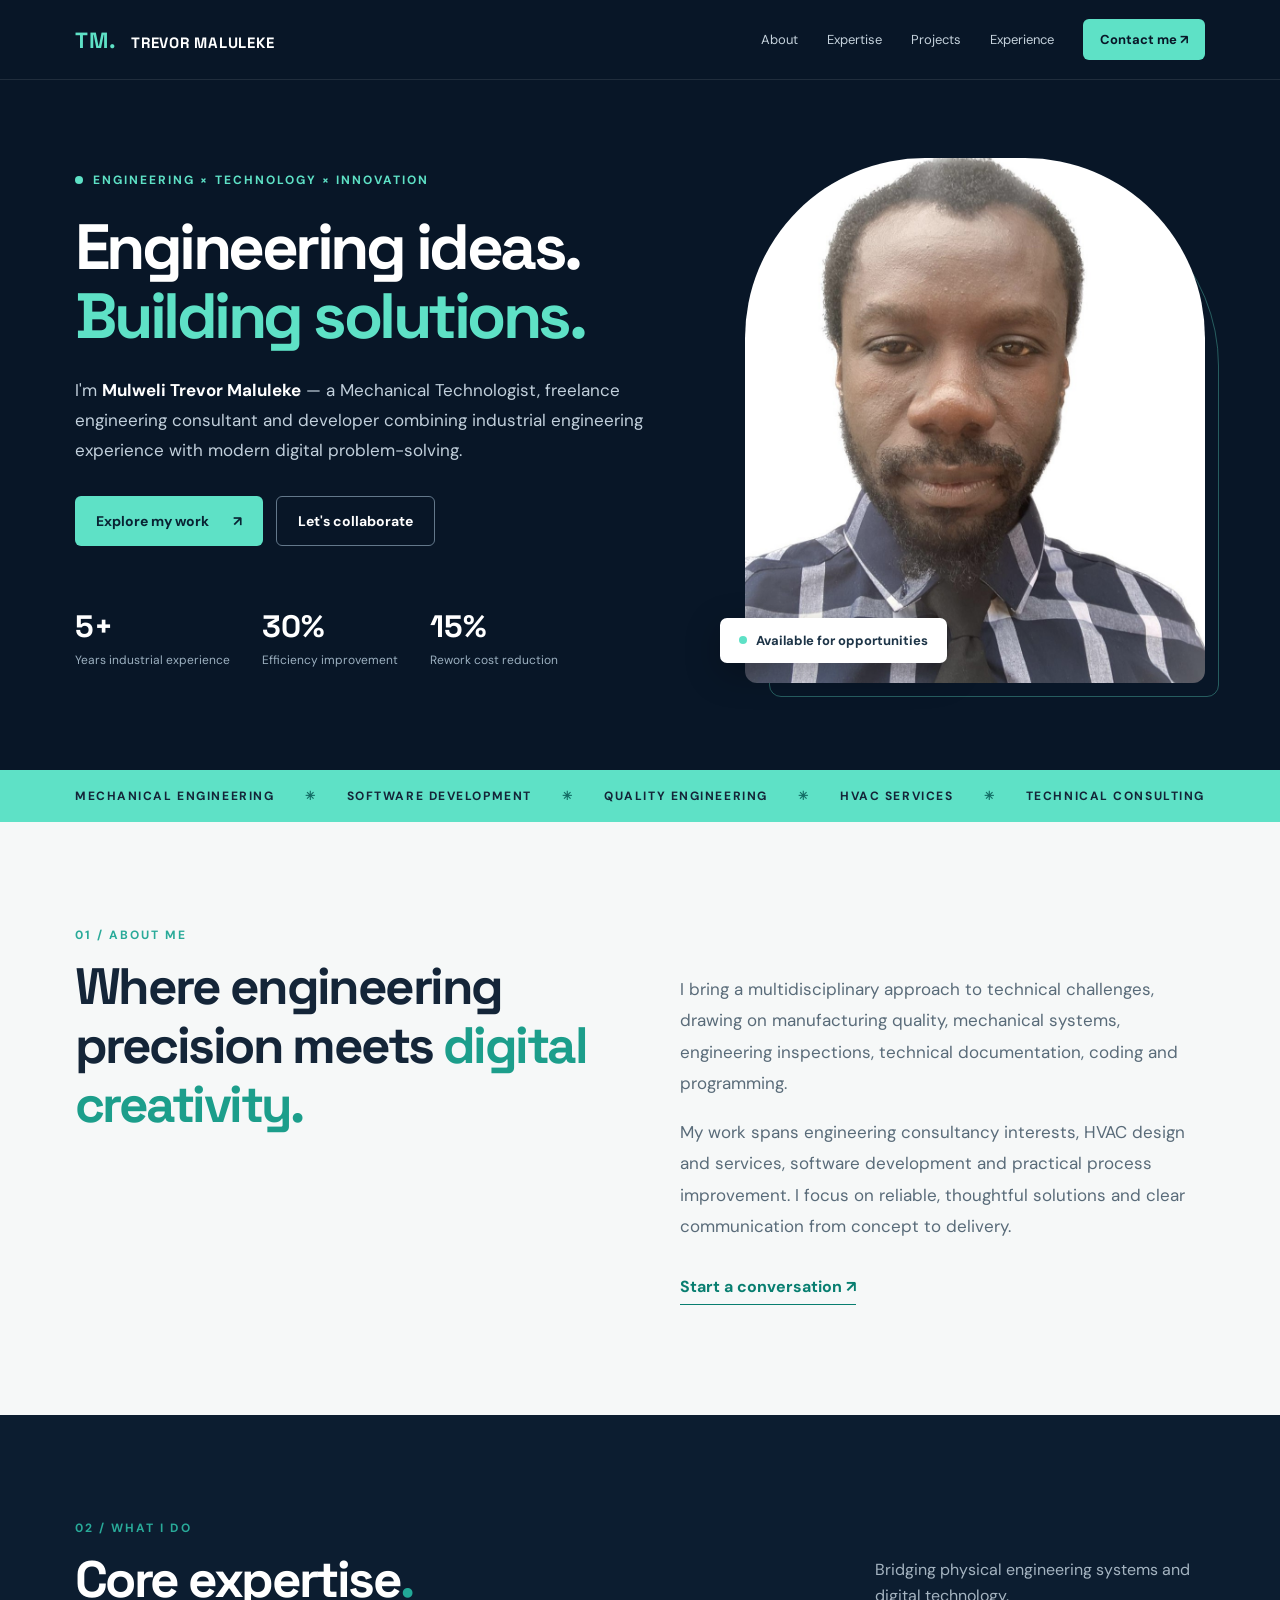
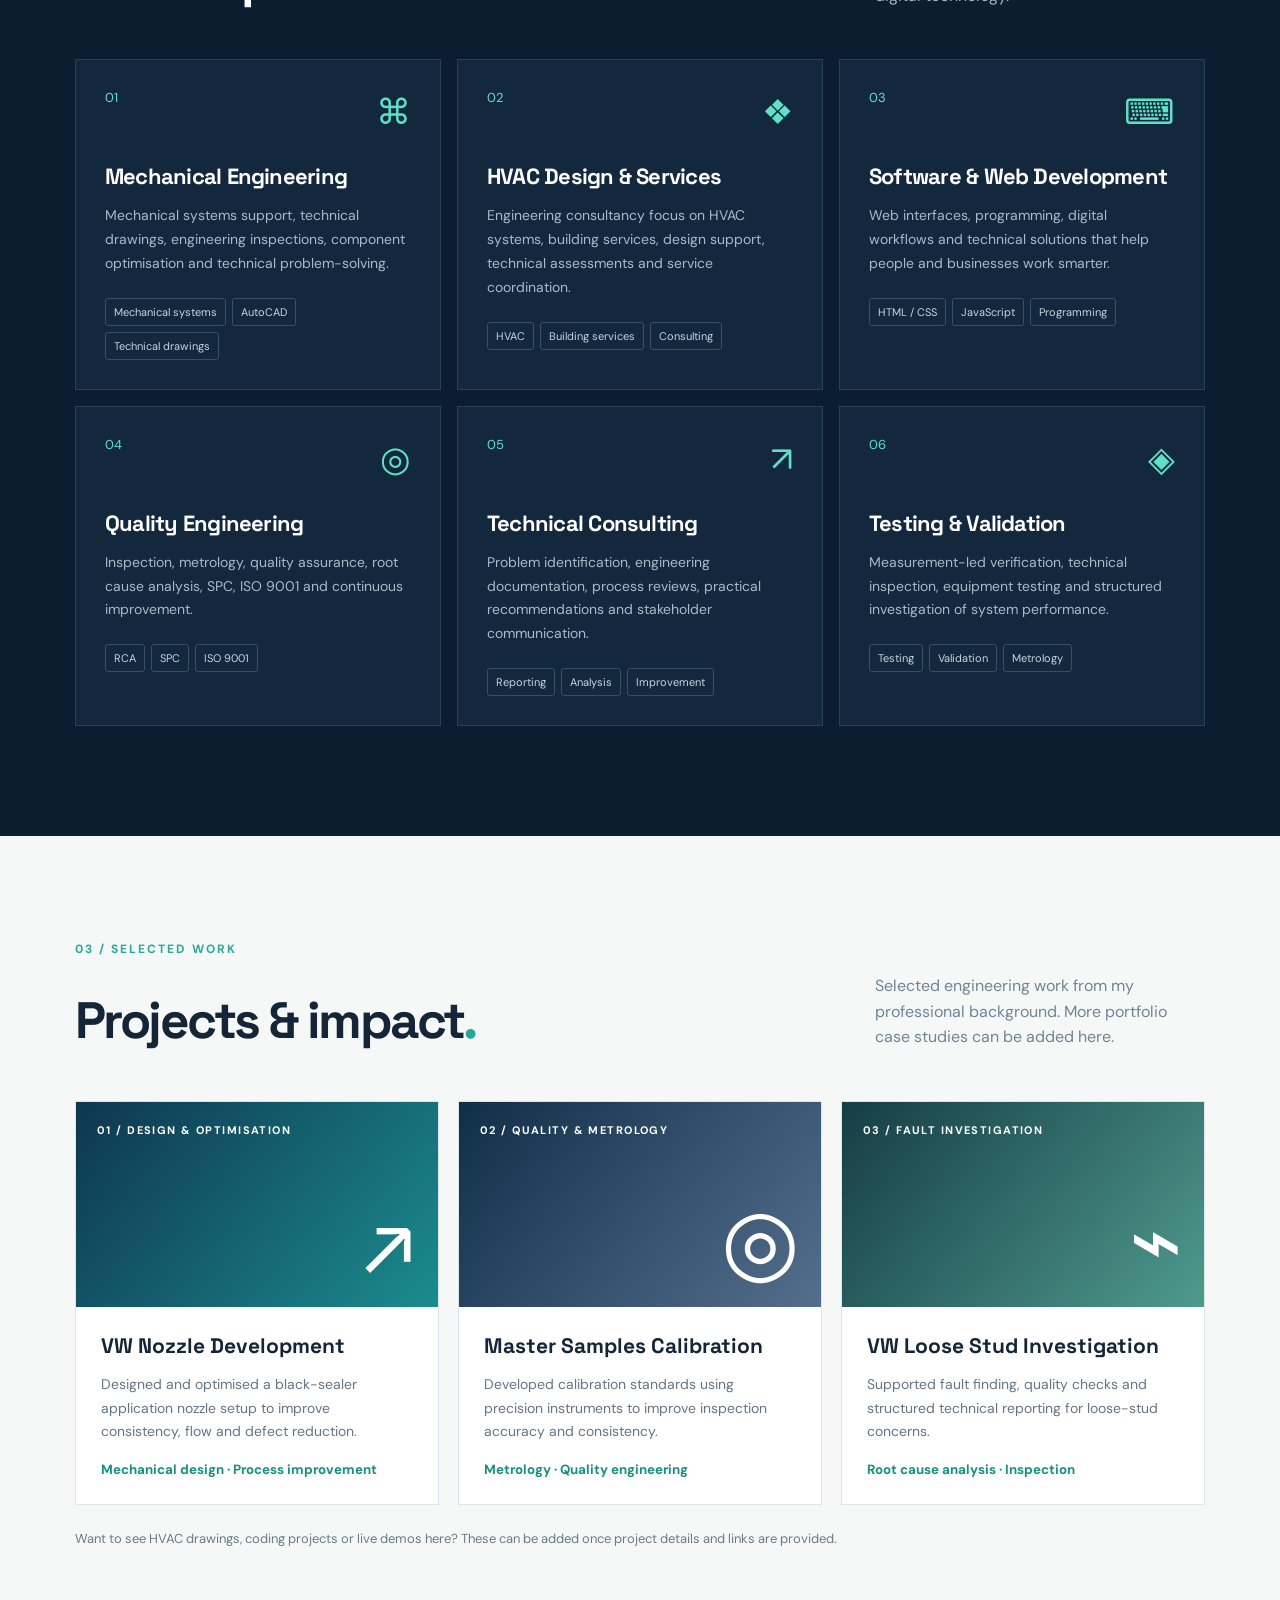
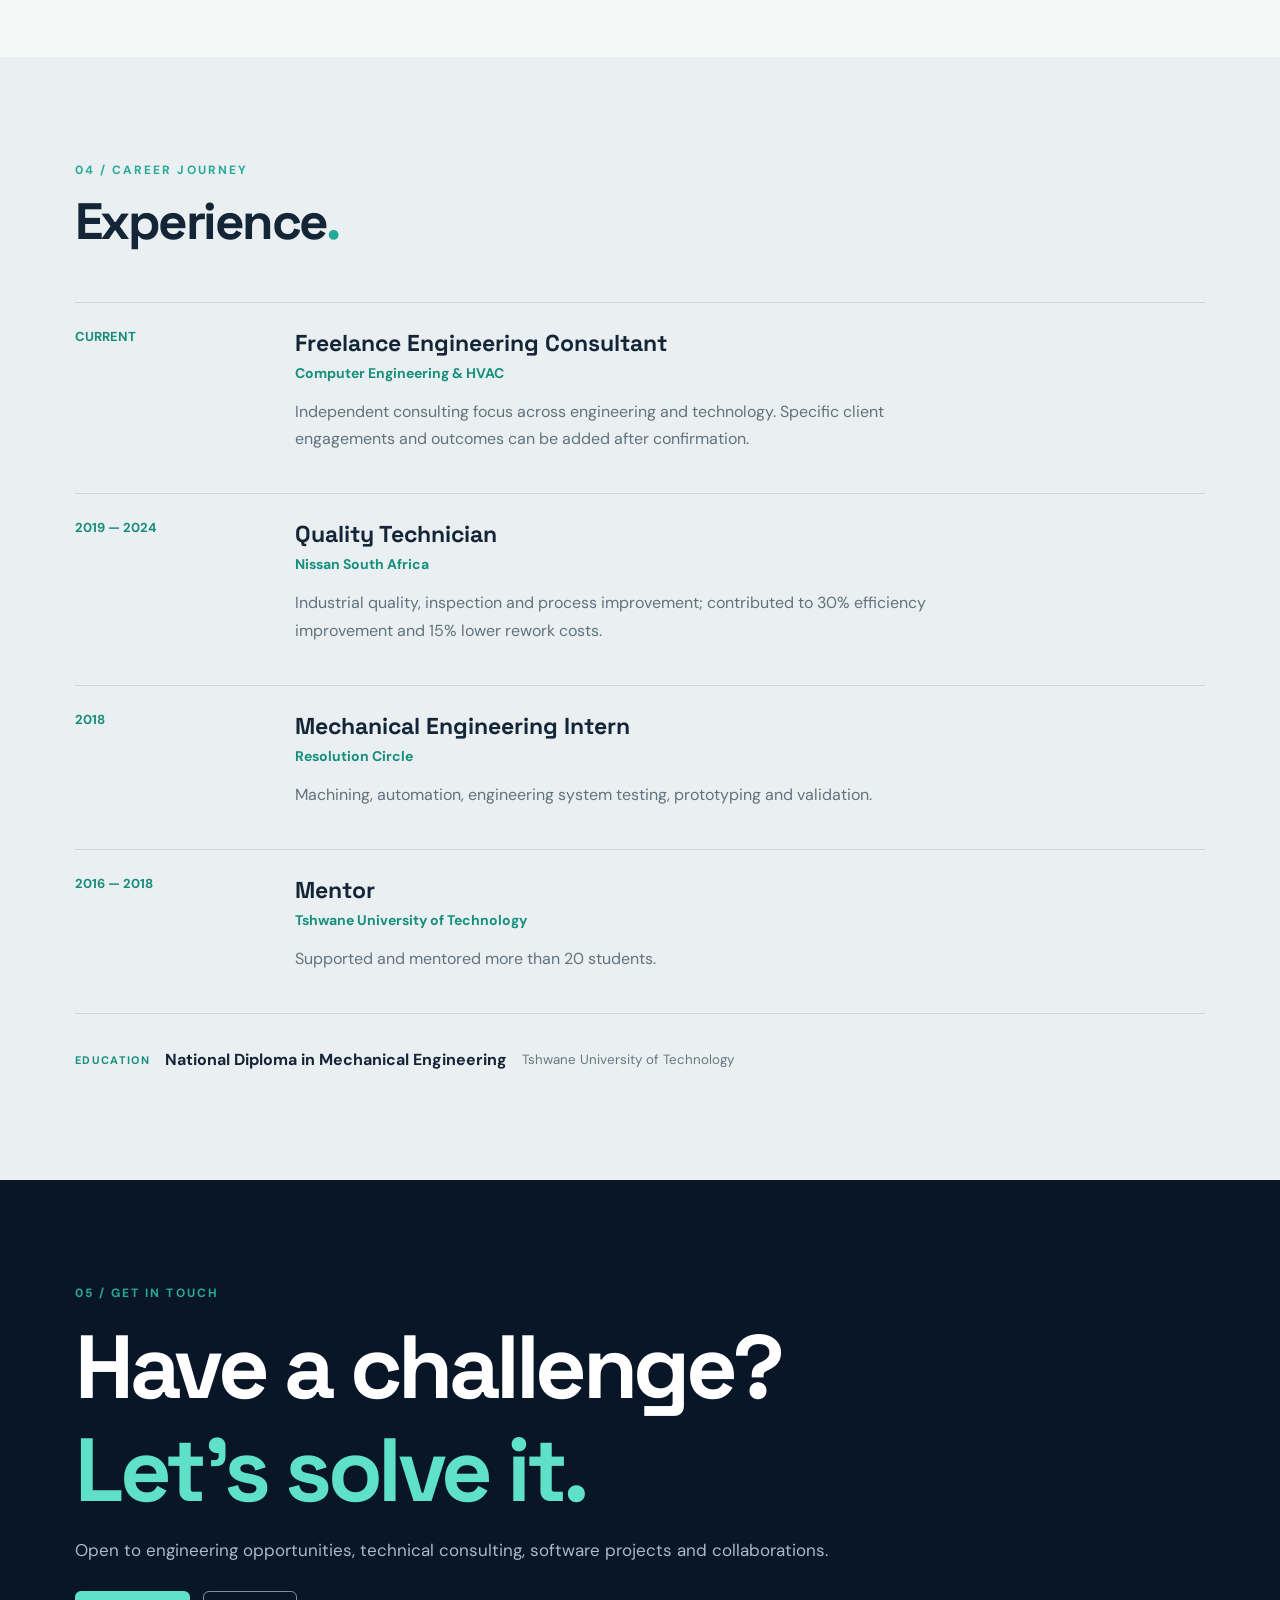
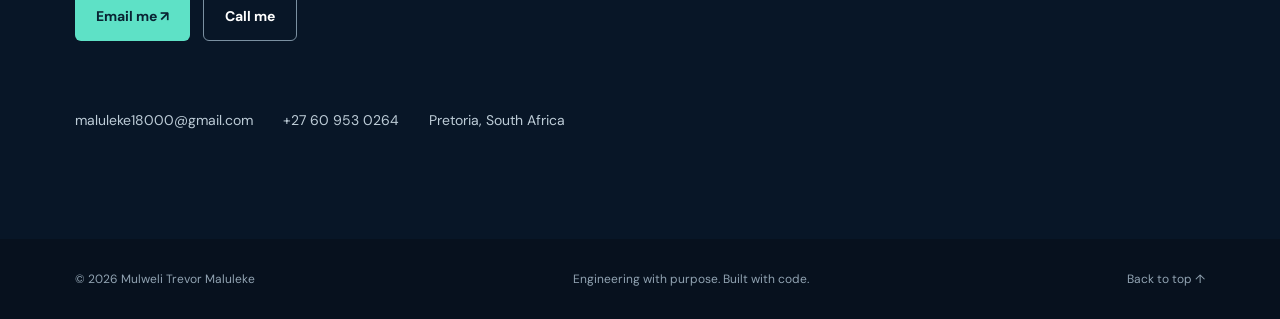
<file: index.html>
<!DOCTYPE html>
<html lang="en"><head><meta charset="UTF-8"><meta name="viewport" content="width=device-width,initial-scale=1">
<meta name="description" content="Mulweli Trevor Maluleke — mechanical technologist, freelance engineering consultant and developer in Pretoria, South Africa. Mechanical engineering, quality, HVAC and software solutions.">
<meta name="theme-color" content="#081627"><title>Trevor Maluleke | Engineering & Technology Portfolio</title>
<link rel="stylesheet" href="styles.css"></head>
<body>
<header class="nav"><a class="brand" href="#home"><span class="brandmark">TM.</span> TREVOR MALULEKE</a><button class="menu" id="menu" aria-label="Toggle navigation" aria-expanded="false">☰</button><nav id="navlinks"><a href="#about">About</a><a href="#expertise">Expertise</a><a href="#projects">Projects</a><a href="#experience">Experience</a><a href="#contact" class="navcta">Contact me ↗</a></nav></header>
<main>
<section class="hero wrap" id="home"><div class="hero-copy"><div class="eyebrow"><span class="dot"></span> ENGINEERING × TECHNOLOGY × INNOVATION</div><h1>Engineering ideas.<br><em>Building solutions.</em></h1><p class="intro">I'm <strong>Mulweli Trevor Maluleke</strong> — a Mechanical Technologist, freelance engineering consultant and developer combining industrial engineering experience with modern digital problem-solving.</p><div class="hero-actions"><a class="btn primary" href="#projects">Explore my work <span>↗</span></a><a class="btn outline" href="#contact">Let's collaborate</a></div><div class="hero-stats"><div><b>5+</b><small>Years industrial experience</small></div><div><b>30%</b><small>Efficiency improvement</small></div><div><b>15%</b><small>Rework cost reduction</small></div></div></div><div class="portrait-wrap"><div class="portrait-bg"></div><img src="assets/profile.jpg" alt="Portrait of Mulweli Trevor Maluleke" class="portrait"><div class="floating-label"><span class="status-dot"></span> Available for opportunities</div></div></section>
<section class="ticker"><div class="wrap">MECHANICAL ENGINEERING <span>✳</span> SOFTWARE DEVELOPMENT <span>✳</span> QUALITY ENGINEERING <span>✳</span> HVAC SERVICES <span>✳</span> TECHNICAL CONSULTING</div></section>
<section class="section wrap about" id="about"><div><div class="kicker">01 / ABOUT ME</div><h2>Where engineering precision meets <span>digital creativity.</span></h2></div><div class="about-body"><p>I bring a multidisciplinary approach to technical challenges, drawing on manufacturing quality, mechanical systems, engineering inspections, technical documentation, coding and programming.</p><p>My work spans engineering consultancy interests, HVAC design and services, software development and practical process improvement. I focus on reliable, thoughtful solutions and clear communication from concept to delivery.</p><a class="textlink" href="mailto:maluleke18000@gmail.com">Start a conversation ↗</a></div></section>
<section class="section dark" id="expertise"><div class="wrap"><div class="kicker">02 / WHAT I DO</div><div class="section-heading"><h2>Core expertise<span class="accent">.</span></h2><p>Bridging physical engineering systems and digital technology.</p></div><div class="services">
<article class="service"><div class="service-top"><span>01</span><span class="symbol">⌘</span></div><h3>Mechanical Engineering</h3><p>Mechanical systems support, technical drawings, engineering inspections, component optimisation and technical problem-solving.</p><div class="tags"><span>Mechanical systems</span><span>AutoCAD</span><span>Technical drawings</span></div></article>
<article class="service"><div class="service-top"><span>02</span><span class="symbol">❖</span></div><h3>HVAC Design & Services</h3><p>Engineering consultancy focus on HVAC systems, building services, design support, technical assessments and service coordination.</p><div class="tags"><span>HVAC</span><span>Building services</span><span>Consulting</span></div></article>
<article class="service"><div class="service-top"><span>03</span><span class="symbol">⌨</span></div><h3>Software & Web Development</h3><p>Web interfaces, programming, digital workflows and technical solutions that help people and businesses work smarter.</p><div class="tags"><span>HTML / CSS</span><span>JavaScript</span><span>Programming</span></div></article>
<article class="service"><div class="service-top"><span>04</span><span class="symbol">◎</span></div><h3>Quality Engineering</h3><p>Inspection, metrology, quality assurance, root cause analysis, SPC, ISO 9001 and continuous improvement.</p><div class="tags"><span>RCA</span><span>SPC</span><span>ISO 9001</span></div></article>
<article class="service"><div class="service-top"><span>05</span><span class="symbol">↗</span></div><h3>Technical Consulting</h3><p>Problem identification, engineering documentation, process reviews, practical recommendations and stakeholder communication.</p><div class="tags"><span>Reporting</span><span>Analysis</span><span>Improvement</span></div></article>
<article class="service"><div class="service-top"><span>06</span><span class="symbol">◈</span></div><h3>Testing & Validation</h3><p>Measurement-led verification, technical inspection, equipment testing and structured investigation of system performance.</p><div class="tags"><span>Testing</span><span>Validation</span><span>Metrology</span></div></article>
</div></div></section>
<section class="section wrap" id="projects"><div class="kicker">03 / SELECTED WORK</div><div class="section-heading"><h2>Projects &amp; impact<span class="accent">.</span></h2><p>Selected engineering work from my professional background. More portfolio case studies can be added here.</p></div><div class="project-grid">
<article class="project"><div class="project-art art-one"><span>01 / DESIGN & OPTIMISATION</span><div class="art-glyph">↗</div></div><div class="project-info"><h3>VW Nozzle Development</h3><p>Designed and optimised a black-sealer application nozzle setup to improve consistency, flow and defect reduction.</p><small>Mechanical design · Process improvement</small></div></article>
<article class="project"><div class="project-art art-two"><span>02 / QUALITY & METROLOGY</span><div class="art-glyph">◎</div></div><div class="project-info"><h3>Master Samples Calibration</h3><p>Developed calibration standards using precision instruments to improve inspection accuracy and consistency.</p><small>Metrology · Quality engineering</small></div></article>
<article class="project"><div class="project-art art-three"><span>03 / FAULT INVESTIGATION</span><div class="art-glyph">⌁</div></div><div class="project-info"><h3>VW Loose Stud Investigation</h3><p>Supported fault finding, quality checks and structured technical reporting for loose-stud concerns.</p><small>Root cause analysis · Inspection</small></div></article>
</div><div class="note">Want to see HVAC drawings, coding projects or live demos here? These can be added once project details and links are provided.</div></section>
<section class="section experience" id="experience"><div class="wrap"><div class="kicker">04 / CAREER JOURNEY</div><div class="section-heading"><h2>Experience<span class="accent">.</span></h2></div><div class="timeline">
<div class="timeline-row"><div class="when">CURRENT</div><div><h3>Freelance Engineering Consultant</h3><div class="company">Computer Engineering & HVAC</div><p>Independent consulting focus across engineering and technology. Specific client engagements and outcomes can be added after confirmation.</p></div></div>
<div class="timeline-row"><div class="when">2019 — 2024</div><div><h3>Quality Technician</h3><div class="company">Nissan South Africa</div><p>Industrial quality, inspection and process improvement; contributed to 30% efficiency improvement and 15% lower rework costs.</p></div></div>
<div class="timeline-row"><div class="when">2018</div><div><h3>Mechanical Engineering Intern</h3><div class="company">Resolution Circle</div><p>Machining, automation, engineering system testing, prototyping and validation.</p></div></div>
<div class="timeline-row"><div class="when">2016 — 2018</div><div><h3>Mentor</h3><div class="company">Tshwane University of Technology</div><p>Supported and mentored more than 20 students.</p></div></div>
</div><div class="education"><span>EDUCATION</span><strong>National Diploma in Mechanical Engineering</strong><small>Tshwane University of Technology</small></div></div></section>
<section class="section wrap contact" id="contact"><div class="kicker">05 / GET IN TOUCH</div><h2>Have a challenge?<br><em>Let's solve it.</em></h2><p>Open to engineering opportunities, technical consulting, software projects and collaborations.</p><div class="contact-actions"><a class="btn primary" href="mailto:maluleke18000@gmail.com?subject=Portfolio%20Enquiry">Email me ↗</a><a class="btn outline light" href="tel:+27609530264">Call me</a></div><div class="contact-details"><a href="mailto:maluleke18000@gmail.com">maluleke18000@gmail.com</a><span>+27 60 953 0264</span><span>Pretoria, South Africa</span></div></section>
</main><footer><div class="wrap footer"><span>© <span id="year">2026</span> Mulweli Trevor Maluleke</span><span>Engineering with purpose. Built with code.</span><a href="#home">Back to top ↑</a></div></footer>
<script src="script.js"></script></body></html>
</file>
<file: styles.css>
@import url('https://fonts.googleapis.com/css2?family=DM+Sans:wght@400;500;600;700&family=Space+Grotesk:wght@400;500;600;700&display=swap');
:root{--navy:#081627;--navy2:#10243a;--teal:#5ee1c6;--cream:#f6f8f8;--ink:#142538;--muted:#657585}*{box-sizing:border-box}html{scroll-behavior:smooth}body{margin:0;font-family:"DM Sans",Arial,sans-serif;background:var(--cream);color:var(--ink)}h1,h2,h3,.brand{font-family:"Space Grotesk",Arial,sans-serif}a{text-decoration:none;color:inherit}.wrap{max-width:1190px;margin:auto;padding-left:30px;padding-right:30px}.nav{height:80px;background:#081627;color:white;display:flex;align-items:center;justify-content:space-between;padding:0 max(30px,calc((100vw - 1130px)/2));position:sticky;top:0;z-index:30;border-bottom:1px solid #ffffff19}.brand{font-weight:700;letter-spacing:.05em;font-size:15px}.brandmark{color:var(--teal);font-size:22px;margin-right:10px}.nav nav{display:flex;align-items:center;gap:29px}.nav nav a{font-size:13px;color:#c5d2dc;transition:.2s}.nav nav a:hover{color:var(--teal)}.nav nav .navcta{color:#081627;background:var(--teal);padding:12px 17px;border-radius:6px;font-weight:700}.menu{display:none}.hero{min-height:690px;display:grid;grid-template-columns:1.1fr .9fr;align-items:center;gap:55px;padding-top:65px;padding-bottom:75px;background:var(--navy);color:white;max-width:none;padding-left:max(30px,calc((100vw - 1130px)/2));padding-right:max(30px,calc((100vw - 1130px)/2))}.eyebrow,.kicker{font-size:12px;font-weight:700;letter-spacing:.17em;color:#29aa99}.eyebrow{color:var(--teal);display:flex;align-items:center;gap:10px}.dot,.status-dot{width:8px;height:8px;background:var(--teal);border-radius:50%;display:inline-block}.hero h1{font-size:clamp(46px,5vw,75px);line-height:1.08;letter-spacing:-.055em;margin:25px 0}.hero h1 em,.contact h2 em{font-style:normal;color:var(--teal)}.intro{font-size:17px;line-height:1.75;color:#c2d0dc;max-width:610px}.intro strong{color:#fff}.hero-actions,.contact-actions{display:flex;gap:13px;flex-wrap:wrap;margin-top:30px}.btn{display:inline-flex;align-items:center;justify-content:space-between;gap:24px;padding:15px 21px;border-radius:6px;font-size:14px;font-weight:700;transition:transform .2s}.btn:hover{transform:translateY(-3px)}.primary{background:var(--teal);color:#092333}.outline{border:1px solid #63788b;color:#fff}.hero-stats{display:flex;gap:32px;margin-top:60px}.hero-stats div{display:flex;flex-direction:column;gap:6px}.hero-stats b{font-family:"Space Grotesk";font-size:31px;color:#fff}.hero-stats small{color:#9cb0c0;font-size:12px}.portrait-wrap{position:relative;height:525px;max-width:460px;width:100%;justify-self:end}.portrait-bg{position:absolute;inset:28px -14px -14px 24px;border:1px solid #5ee1c65a;border-radius:180px 180px 12px 12px}.portrait{position:relative;width:100%;height:100%;object-fit:cover;object-position:center 25%;border-radius:180px 180px 12px 12px;filter:saturate(.86)}.floating-label{position:absolute;bottom:20px;left:-25px;background:#fff;color:#1d3447;padding:14px 19px;border-radius:7px;box-shadow:0 10px 35px #0004;font-size:13px;font-weight:700;display:flex;align-items:center;gap:9px}.ticker{background:var(--teal);padding:18px 0;font-size:12px;font-weight:700;letter-spacing:.13em;overflow:hidden}.ticker .wrap{display:flex;justify-content:space-between;gap:20px;white-space:nowrap}.ticker span{color:#136d65}.section{padding-top:105px;padding-bottom:110px;scroll-margin-top:75px}.about{display:grid;grid-template-columns:1fr 1fr;gap:80px}.section h2{font-size:clamp(35px,4vw,55px);line-height:1.15;letter-spacing:-.05em;margin:15px 0}.about h2 span{color:#1c9e8b}.about-body{padding-top:30px}.about-body p{font-size:17px;line-height:1.85;color:#596b79}.textlink{display:inline-block;color:#087e70;font-weight:700;border-bottom:1px solid #087e70;margin-top:16px;padding-bottom:7px}.dark{background:#0c1d30;color:white}.section-heading{display:flex;justify-content:space-between;align-items:end;gap:30px;margin-bottom:35px}.section-heading p{max-width:330px;color:#718494;line-height:1.6}.dark .section-heading p{color:#a5b4c1}.accent{color:#22aa98}.services{display:grid;grid-template-columns:repeat(3,1fr);gap:16px}.service{background:#14283d;border:1px solid #2a4054;padding:29px;min-height:300px;transition:transform .2s,border-color .2s}.service:hover{transform:translateY(-5px);border-color:var(--teal)}.service-top{display:flex;justify-content:space-between;color:var(--teal);font-size:13px}.symbol{font-size:35px}.service h3{font-size:22px;letter-spacing:-.035em;margin:27px 0 12px}.service p{color:#aab9c6;font-size:14px;line-height:1.7}.tags{display:flex;gap:6px;flex-wrap:wrap;margin-top:22px}.tags span{font-size:11px;color:#c5d6de;border:1px solid #355064;padding:6px 8px;border-radius:3px}.project-grid{display:grid;grid-template-columns:repeat(3,1fr);gap:19px}.project{background:white;border:1px solid #dce5e8;overflow:hidden}.project-art{height:205px;display:flex;flex-direction:column;justify-content:space-between;padding:21px;color:white}.project-art span{font-size:11px;letter-spacing:.13em;font-weight:700}.art-glyph{font-size:90px;font-family:"Space Grotesk";text-align:right;line-height:1}.art-one{background:linear-gradient(130deg,#0e3650,#1b8c8d)}.art-two{background:linear-gradient(130deg,#112e49,#536f8c)}.art-three{background:linear-gradient(130deg,#153d45,#4f9a8d)}.project-info{padding:25px}.project-info h3{font-size:21px;margin:0 0 11px}.project-info p{font-size:14px;line-height:1.7;color:#657585}.project-info small{color:#168f7e;font-weight:700}.note{margin-top:25px;font-size:13px;color:#697b88}.experience{background:#eaf0f1}.timeline{border-top:1px solid #cbd8dc}.timeline-row{display:grid;grid-template-columns:220px 1fr;padding:25px 0;border-bottom:1px solid #cbd8dc}.when{color:#178c7d;font-weight:700;font-size:13px}.timeline h3{margin:0 0 6px;font-size:23px}.company{color:#168f7e;font-weight:700;font-size:14px}.timeline p{color:#62727d;line-height:1.7;max-width:680px}.education{display:flex;gap:15px;flex-wrap:wrap;align-items:center;margin-top:35px}.education span{font-size:11px;color:#168f7e;font-weight:700;letter-spacing:.12em}.education small{color:#667783}.contact{background:#081627;color:white;max-width:none;padding-left:max(30px,calc((100vw - 1130px)/2));padding-right:max(30px,calc((100vw - 1130px)/2))}.contact h2{font-size:clamp(55px,7vw,100px)}.contact>p{color:#aabac8;font-size:17px}.contact-details{display:flex;gap:30px;flex-wrap:wrap;margin-top:70px;color:#bdccd7;font-size:14px}.light{border-color:#7b90a1}footer{background:#07111e;color:#91a3b2}.footer{min-height:80px;display:flex;justify-content:space-between;align-items:center;gap:15px;font-size:12px}@media(max-width:900px){.hero{grid-template-columns:1fr;gap:55px}.portrait-wrap{justify-self:center;width:min(440px,100%)}.services{grid-template-columns:repeat(2,1fr)}.project-grid{grid-template-columns:1fr 1fr}.about{gap:35px}.ticker .wrap{justify-content:flex-start}}@media(max-width:650px){.nav{height:68px;padding:0 20px}.menu{display:block;background:none;border:0;color:white;font-size:25px}.nav nav{display:none;position:absolute;top:68px;left:0;right:0;background:#0c1d30;padding:25px;flex-direction:column;align-items:stretch;gap:20px}.nav nav.open{display:flex}.wrap{padding-left:22px;padding-right:22px}.hero{padding:55px 22px 70px;min-height:0}.hero h1{font-size:48px}.intro{font-size:15px}.hero-stats{gap:18px;flex-wrap:wrap;margin-top:35px}.hero-stats b{font-size:26px}.portrait-wrap{height:420px}.floating-label{left:5px}.section{padding-top:75px;padding-bottom:80px}.about{grid-template-columns:1fr}.about-body{padding-top:0}.section-heading{display:block}.services,.project-grid{grid-template-columns:1fr}.service{min-height:0}.timeline-row{grid-template-columns:1fr;gap:8px}.contact{padding:75px 22px}.contact h2{font-size:52px}.contact-details{margin-top:45px;flex-direction:column;gap:12px}.footer{flex-direction:column;align-items:flex-start;padding-top:25px;padding-bottom:25px}}@media(prefers-reduced-motion:reduce){html{scroll-behavior:auto}*{transition:none!important}}
</file>
